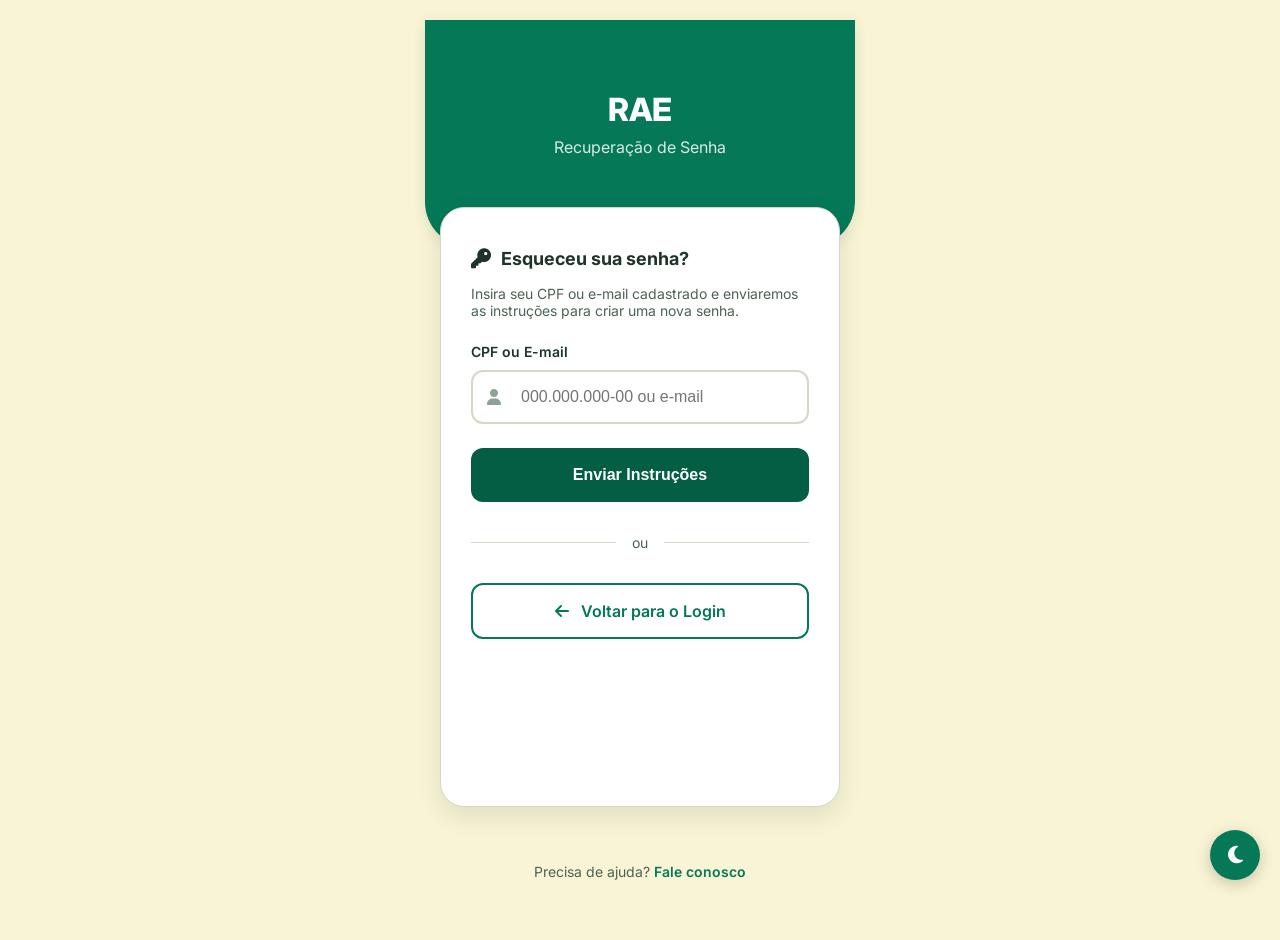
<file: forgot-password.html>
<!DOCTYPE html>
<html lang="pt-BR">
<head>
    <meta charset="UTF-8">
    <meta name="viewport" content="width=device-width, initial-scale=1.0">
    <title>Recuperar Senha - RAE</title>
    <link rel="stylesheet" href="style.css">
    <link rel="preconnect" href="https://fonts.googleapis.com">
    <link rel="preconnect" href="https://fonts.gstatic.com" crossorigin>
    <link href="https://fonts.googleapis.com/css2?family=Inter:wght@400;500;600;700;800&display=swap" rel="stylesheet">
    <link rel="stylesheet" href="https://cdnjs.cloudflare.com/ajax/libs/font-awesome/6.5.2/css/all.min.css">
</head>
<body>
    <div class="login-container">
        <header class="login-header">
            <div class="header-content">
                <h1>RAE</h1>
                <p>Recuperação de Senha</p>
            </div>
        </header>

        <main class="login-main">
            <div class="login-form">
                <div class="section-header">
                    <i class="fas fa-key"></i>
                    <h2>Esqueceu sua senha?</h2>
                </div>
                <p style="margin-bottom: 24px; font-size: 14px; color: var(--text-muted);">Insira seu CPF ou e-mail cadastrado e enviaremos as instruções para criar uma nova senha.</p>
                
                <form id="forgotPasswordForm" novalidate>
                    <div id="forgotMessageContainer" class="message-banner" style="display: none; margin-bottom: 20px;"></div>
                    <div class="form-group">
                        <label for="recovery-id">CPF ou E-mail</label>
                        <div class="input-wrapper">
                            <i class="fas fa-user" aria-hidden="true"></i>
                            <input 
                                type="text" 
                                id="recovery-id" 
                                name="recovery-id"
                                placeholder="000.000.000-00 ou e-mail" 
                                required
                            >
                        </div>
                    </div>

                    <button type="submit" class="btn-login">
                        <span class="btn-text">Enviar Instruções</span>
                    </button>
                </form>

                <div class="divider">
                    <span>ou</span>
                </div>

                <a href="login.html" class="btn-gov" style="text-decoration: none;">
                    <i class="fas fa-arrow-left"></i>
                    Voltar para o Login
                </a>
            </div>

            <footer class="login-footer">
                <p>Precisa de ajuda? <a href="#">Fale conosco</a></p>
            </footer>
        </main>
    </div>
    <script src="script.js"></script>
    <div class="theme-toggle">
        <button id="themeToggleBtn" class="btn-theme" aria-label="Alternar modo claro/escuro">
            <i class="fas fa-moon"></i>
        </button>
    </div>
</body>
</html>
</file>
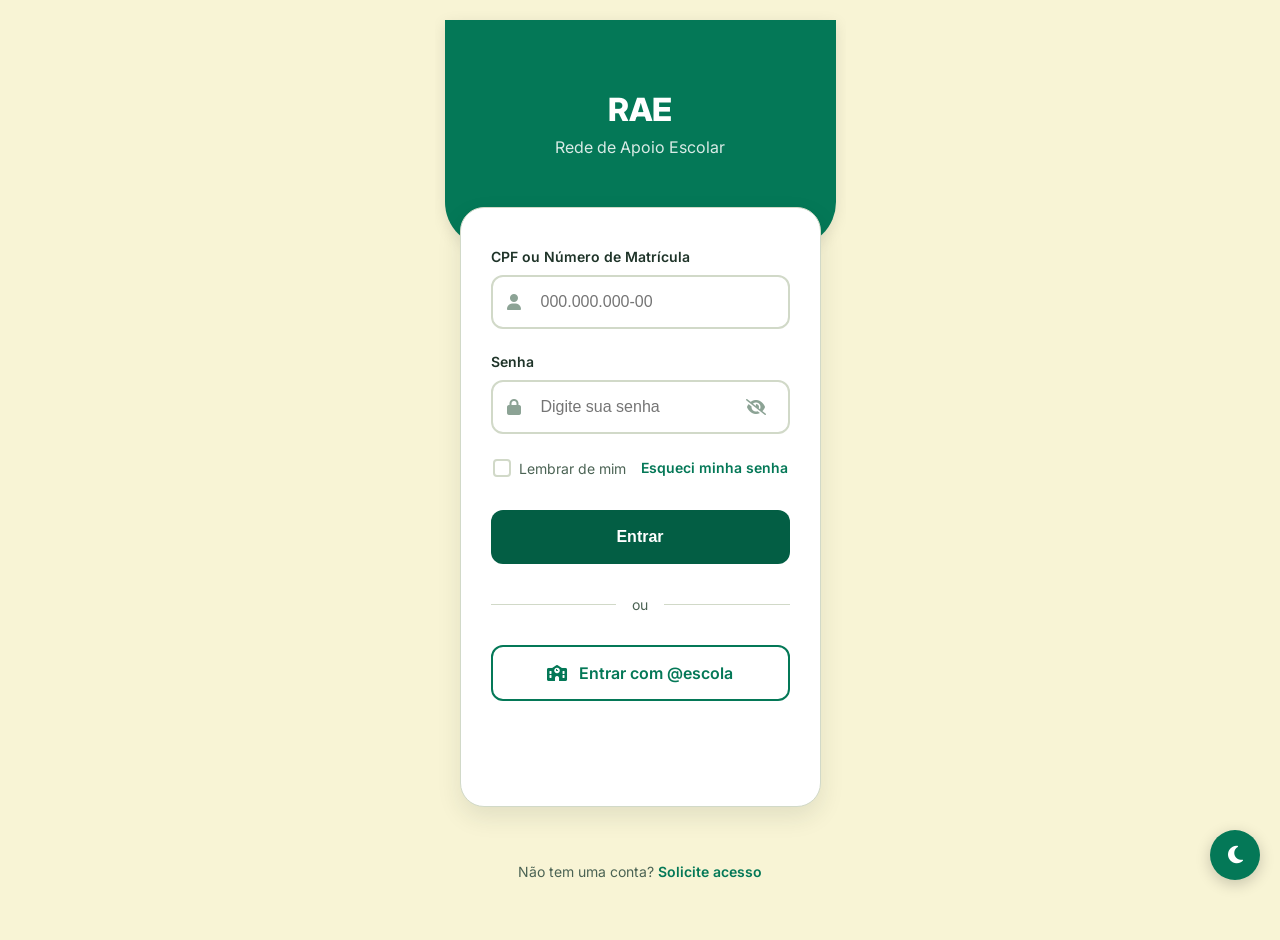
<file: login.html>
<!DOCTYPE html>
<html lang="pt-BR">
<head>
    <meta charset="UTF-8">
    <meta name="viewport" content="width=device-width, initial-scale=1.0">
    <title>RAE - Rede de Apoio Escolar</title>
    <link rel="stylesheet" href="style.css">
    <link rel="preconnect" href="https://fonts.googleapis.com">
    <link rel="preconnect" href="https://fonts.gstatic.com" crossorigin>
    <link href="https://fonts.googleapis.com/css2?family=Inter:wght@400;500;600;700;800&display=swap" rel="stylesheet">
    <link rel="stylesheet" href="https://cdnjs.cloudflare.com/ajax/libs/font-awesome/6.5.2/css/all.min.css">
</head>
<body>
    <div class="login-container">
        <header class="login-header">
            <div class="header-content">
                <h1>RAE</h1>
                <p>Rede de Apoio Escolar</p>
            </div>
        </header>

        <main class="login-main">
            <form class="login-form" id="loginForm" novalidate>
                <div class="form-group">
                    <label for="user-id">CPF ou Número de Matrícula</label>
                    <div class="input-wrapper">
                        <i class="fas fa-user" aria-hidden="true"></i>
                        <input 
                            type="text" 
                            id="user-id" 
                            name="user-id"
                            placeholder="000.000.000-00" 
                            inputmode="numeric" 
                            autocomplete="username"
                            required
                            aria-required="true"
                        >
                    </div>
                    <span class="error-message" id="user-error">Por favor, insira um CPF ou matrícula válida.</span>
                </div>

                <div class="form-group">
                    <label for="password">Senha</label>
                    <div class="input-wrapper">
                        <i class="fas fa-lock" aria-hidden="true"></i>
                        <input 
                            type="password" 
                            id="password" 
                            name="password"
                            placeholder="Digite sua senha" 
                            autocomplete="current-password"
                            required
                            aria-required="true"
                        >
                        <i class="fas fa-eye-slash" id="togglePassword" role="button" aria-label="Mostrar senha" tabindex="0"></i>
                    </div>
                    <span class="error-message" id="password-error">A senha é obrigatória.</span>
                </div>

                <div class="form-options">
                    <label class="remember-me">
                        <input type="checkbox" id="remember">
                        <span>Lembrar de mim</span>
                    </label>
                    <a href="forgot-password.html" target="_blank" class="forgot-password">Esqueci minha senha</a>
                </div>

                <button type="submit" class="btn-login" id="submitBtn">
                    <span class="btn-text">Entrar</span>
                    <div class="loader"></div>
                </button>

                <div class="divider">
                    <span>ou</span>
                </div>

                <a href="#" class="btn-gov" aria-label="Entrar com a conta @escola" style="text-decoration: none;">
                    <i class="fas fa-school" aria-hidden="true"></i>
                    Entrar com @escola
                </a>
            </form>

            <footer class="login-footer">
                <p>Não tem uma conta? <a href="request-access.html" target="_blank">Solicite acesso</a></p>
            </footer>
        </main>
    </div>
    <script src="script.js"></script>
    <div class="theme-toggle">
        <button id="themeToggleBtn" class="btn-theme" aria-label="Alternar modo claro/escuro">
            <i class="fas fa-moon"></i>
        </button>
    </div>
</body>
</html>
</file>
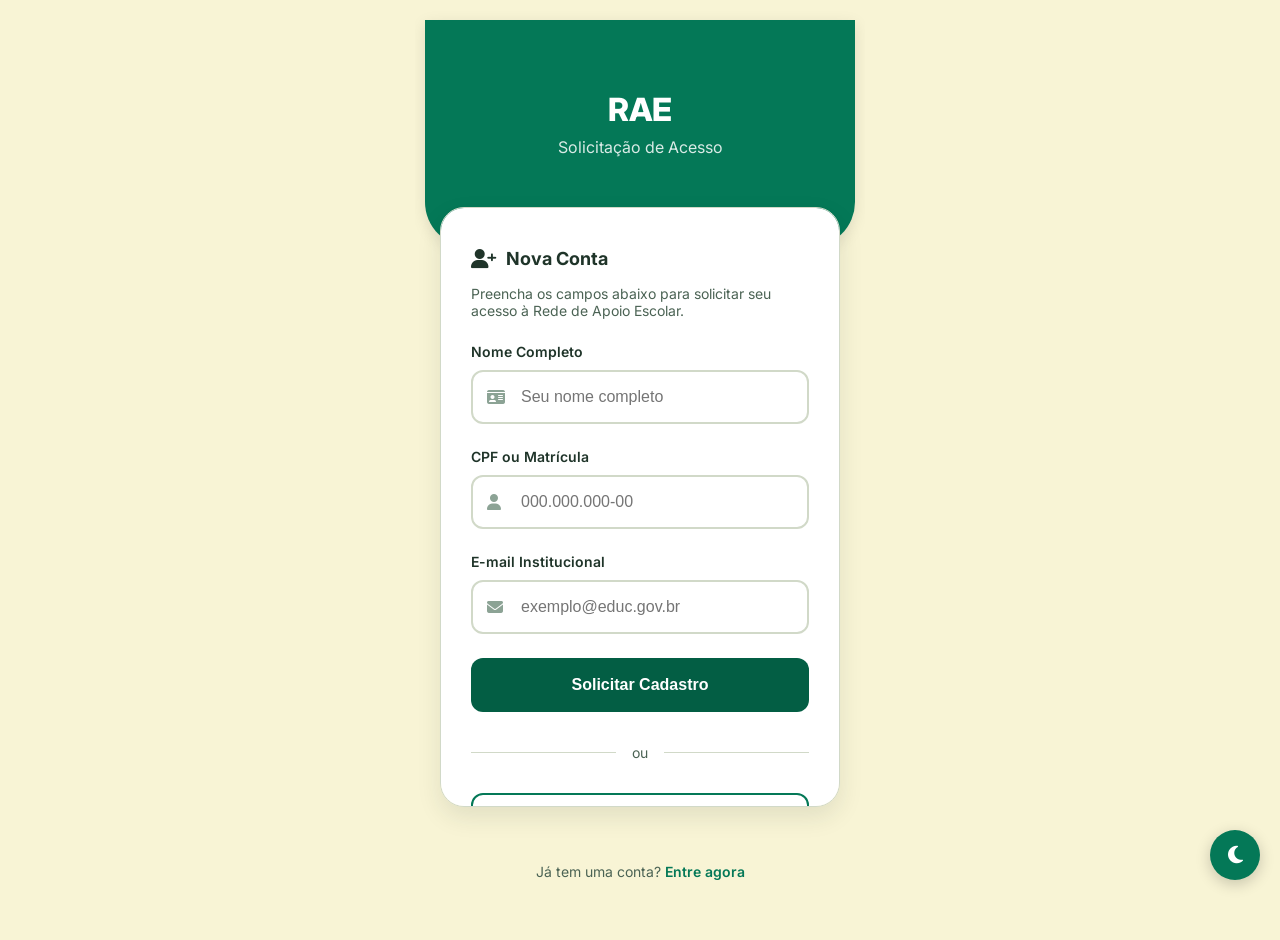
<file: request-access.html>
<!DOCTYPE html>
<html lang="pt-BR">
<head>
    <meta charset="UTF-8">
    <meta name="viewport" content="width=device-width, initial-scale=1.0">
    <title>Solicitar Acesso - RAE</title>
    <link rel="stylesheet" href="style.css">
    <link rel="preconnect" href="https://fonts.googleapis.com">
    <link rel="preconnect" href="https://fonts.gstatic.com" crossorigin>
    <link href="https://fonts.googleapis.com/css2?family=Inter:wght@400;500;600;700;800&display=swap" rel="stylesheet">
    <link rel="stylesheet" href="https://cdnjs.cloudflare.com/ajax/libs/font-awesome/6.5.2/css/all.min.css">
</head>
<body>
    <div class="login-container">
        <header class="login-header">
            <div class="header-content">
                <h1>RAE</h1>
                <p>Solicitação de Acesso</p>
            </div>
        </header>

        <main class="login-main">
            <div class="login-form">
                <div class="section-header">
                    <i class="fas fa-user-plus"></i>
                    <h2>Nova Conta</h2>
                </div>
                <p style="margin-bottom: 24px; font-size: 14px; color: var(--text-muted);">Preencha os campos abaixo para solicitar seu acesso à Rede de Apoio Escolar.</p>
                
                <form id="requestAccessForm" novalidate>
                    <div id="requestMessageContainer" class="message-banner" style="display: none; margin-bottom: 20px;"></div>
                    <div class="form-group">
                        <label for="full-name">Nome Completo</label>
                        <div class="input-wrapper">
                            <i class="fas fa-id-card" aria-hidden="true"></i>
                            <input 
                                type="text" 
                                id="full-name" 
                                name="full-name"
                                placeholder="Seu nome completo" 
                                required
                            >
                        </div>
                    </div>

                    <div class="form-group">
                        <label for="reg-id">CPF ou Matrícula</label>
                        <div class="input-wrapper">
                            <i class="fas fa-user" aria-hidden="true"></i>
                            <input 
                                type="text" 
                                id="reg-id" 
                                name="reg-id"
                                placeholder="000.000.000-00" 
                                required
                            >
                        </div>
                    </div>

                    <div class="form-group">
                        <label for="reg-email">E-mail Institucional</label>
                        <div class="input-wrapper">
                            <i class="fas fa-envelope" aria-hidden="true"></i>
                            <input 
                                type="email" 
                                id="reg-email" 
                                name="reg-email"
                                placeholder="exemplo@educ.gov.br" 
                                required
                            >
                        </div>
                    </div>

                    <button type="submit" class="btn-login">
                        <span class="btn-text">Solicitar Cadastro</span>
                    </button>
                </form>

                <div class="divider">
                    <span>ou</span>
                </div>

                <a href="login.html" class="btn-gov" style="text-decoration: none;">
                    <i class="fas fa-arrow-left"></i>
                    Voltar para o Login
                </a>
            </div>

            <footer class="login-footer">
                <p>Já tem uma conta? <a href="login.html">Entre agora</a></p>
            </footer>
        </main>
    </div>
    <script src="script.js"></script>
    <div class="theme-toggle">
        <button id="themeToggleBtn" class="btn-theme" aria-label="Alternar modo claro/escuro">
            <i class="fas fa-moon"></i>
        </button>
    </div>
</body>
</html>
</file>
<file: style.css>
/* Variáveis de Cores e Estilos - Nova Paleta */
:root {
    --primary-color: #047857;
    --primary-dark: #035e44;
    --primary-light: #7dd761;
    --accent-color: #ffdf00;
    --bg-color: #f8f4d5;
    --card-bg: #ffffff;
    --text-main: #1f3429;
    --text-muted: #4b6354;
    --text-placeholder: #8ca395;
    --border-color: #d1d9c8;
    --error-color: #dc2626;
    --success-color: #059669;
    --radius-header: 45px;
    --radius-card: 24px;
    --radius-input: 12px;
    --shadow-soft: 0 10px 25px rgba(31, 52, 41, 0.1);
    --transition-fast: 0.2s ease;
}

/* Modo Escuro (Baseado em Classe no HTML) */
html.dark-mode {
    --bg-color: #1f3429;
    --card-bg: #2a4438;
    --text-main: #f8f4d5;
    --text-muted: #a3b89a;
    --text-placeholder: #5c7568;
    --border-color: #3d5a4b;
    --shadow-soft: 0 10px 25px rgba(0, 0, 0, 0.3);
    --primary-light: rgba(125, 215, 97, 0.1);
}

html.dark-mode body {
    background-color: var(--bg-color);
}

html.dark-mode .login-header, 
html.dark-mode .dashboard-header {
    background-color: #2a4438;
    border-bottom: 1px solid var(--border-color);
}

html.dark-mode .btn-login {
    background-color: var(--primary-color);
}

html.dark-mode .btn-gov {
    border-color: var(--primary-color);
    color: var(--primary-color);
    background-color: transparent;
}

html.dark-mode .summary-card,
html.dark-mode .menu-card,
html.dark-mode .info-item {
    background-color: #345245;
}

html.dark-mode .menu-card.active {
    border-color: var(--accent-color);
}

html.dark-mode .tab-btn.active {
    background-color: var(--primary-color);
}

/* Botão de Alternar Tema */
.theme-toggle {
    position: fixed;
    bottom: 20px;
    right: 20px;
    z-index: 1000;
}

.btn-theme {
    width: 50px;
    height: 50px;
    border-radius: 50%;
    border: none;
    background-color: var(--primary-color);
    color: white;
    cursor: pointer;
    box-shadow: 0 4px 15px rgba(0, 0, 0, 0.2);
    display: flex;
    align-items: center;
    justify-content: center;
    font-size: 20px;
    transition: transform 0.2s, background-color 0.2s;
}

.btn-theme:hover {
    transform: scale(1.1);
    background-color: var(--primary-dark);
}

/* Reset e Base */
* {
    margin: 0;
    padding: 0;
    box-sizing: border-box;
}

body, html {
    font-family: 'Inter', sans-serif;
    background-color: var(--bg-color);
    color: var(--text-main);
    min-height: 100vh;
    overflow-x: hidden;
    transition: background-color var(--transition-fast);
    display: flex;
    justify-content: center;
    align-items: center; /* Centraliza verticalmente por padrão */
}

/* Estilo para alinhar login ao topo se necessário, mas manter dashboard centrado */
.dashboard-body {
    display: flex;
    justify-content: center;
    align-items: center;
}

/* Container Principal com animação de entrada */
.login-container, .dashboard-container {
    width: 100%;
    max-width: 420px;
    margin: 20px auto;
    display: flex;
    flex-direction: column;
    animation: fadeIn 0.6s ease-out;
    box-sizing: border-box;
    padding: 0 10px; /* Pequeno respiro nas bordas em mobile */
}

/* Suporte para Desktop (PC) */
@media (min-width: 768px) {
    .login-container, .dashboard-container {
        max-width: 420px; 
    }

    .login-form, .tab-pane {
        height: 600px !important; 
        padding: 40px 30px !important;
        width: 100% !important;
    }

    /* Ajustes para a nova largura */
    .home-grid {
        display: flex !important;
        flex-direction: column;
        gap: 15px !important;
    }

    .info-banner {
        grid-column: auto;
    }

    .menu-grid {
        display: flex !important;
        flex-direction: column;
        gap: 12px !important;
    }

    .tabs-nav {
        max-width: 420px !important;
        padding: 8px !important;
    }

    .tab-btn {
        flex-direction: column !important; /* Mantém ícone acima do texto no PC */
        gap: 4px !important;
        font-size: 12px !important;
        padding: 10px !important;
    }

    .tab-btn i {
        font-size: 16px !important;
    }

    .profile-info-list {
        display: flex !important;
        flex-direction: column !important;
        gap: 12px !important;
    }

    /* Ajuste para o login no PC */
    .login-container {
        max-width: 450px;
    }
}

@keyframes fadeIn {
    from { opacity: 0; transform: translateY(10px); }
    to { opacity: 1; transform: translateY(0); }
}

/* Cabeçalho */
.login-header, .dashboard-header {
    background-color: var(--primary-color);
    color: #ffffff;
    padding: 70px 20px 90px 20px;
    text-align: center;
    border-bottom-left-radius: var(--radius-header);
    border-bottom-right-radius: var(--radius-header);
    box-shadow: 0 4px 15px rgba(0, 0, 0, 0.1);
    position: relative;
    z-index: 5;
}

.login-header h1, .dashboard-header h1 {
    font-size: 32px;
    font-weight: 800;
    margin-bottom: 8px;
    letter-spacing: -0.5px;
}

.login-header p, .dashboard-header p {
    font-size: 16px;
    font-weight: 400;
    color: rgba(255, 255, 255, 0.85);
}

/* Logout Button */
.btn-logout {
    position: absolute;
    top: 20px;
    right: 20px;
    background: rgba(255, 255, 255, 0.2);
    border: none;
    color: white;
    width: 40px;
    height: 40px;
    border-radius: 50%;
    cursor: pointer;
    display: flex;
    align-items: center;
    justify-content: center;
    transition: background 0.2s;
}

.btn-logout:hover {
    background: rgba(255, 255, 255, 0.3);
}

/* Área Central */
.login-main, .dashboard-main {
    padding: 0 15px 40px;
    margin-top: -40px;
    position: relative;
    z-index: 10;
    display: flex;
    flex-direction: column;
    align-items: center;
    width: 100%;
    box-sizing: border-box;
}

/* Navegação por Abas (Horizontal Scrollable) */
.tabs-nav {
    display: flex;
    background-color: var(--card-bg);
    padding: 8px;
    border-radius: 16px;
    margin-bottom: 24px;
    box-shadow: var(--shadow-soft);
    border: 1px solid var(--border-color);
    width: 100%;
    max-width: 420px;
    overflow-x: auto;
    overflow-y: hidden;
    gap: 8px;
    scrollbar-width: thin; /* Firefox: barra fina */
    scrollbar-color: var(--primary-color) var(--bg-color); /* Firefox */
    -ms-overflow-style: auto;
}

/* Estilização da barra de rolagem (Chrome, Safari, Edge) */
.tabs-nav::-webkit-scrollbar {
    height: 6px; /* Barra horizontal fina */
}

.tabs-nav::-webkit-scrollbar-track {
    background: var(--bg-color);
    border-radius: 10px;
}

.tabs-nav::-webkit-scrollbar-thumb {
    background: var(--primary-light);
    border-radius: 10px;
    border: 1px solid var(--border-color);
}

.tabs-nav::-webkit-scrollbar-thumb:hover {
    background: var(--primary-color);
}

.tab-btn {
    flex: 0 0 85px; /* Não permite encolher nem crescer, largura fixa de 85px */
    display: flex;
    flex-direction: column;
    align-items: center;
    justify-content: center;
    gap: 4px;
    padding: 10px 5px;
    border: none;
    background: transparent;
    color: var(--text-muted);
    font-size: 11px;
    font-weight: 600;
    cursor: pointer;
    border-radius: 12px;
    transition: all 0.2s;
}

.tab-btn i {
    font-size: 16px;
}

.tab-btn.active {
    background-color: var(--primary-color);
    color: white;
    box-shadow: 0 4px 10px rgba(0, 51, 153, 0.2);
}

/* Estilos da Tela de Início (Home) */
.home-grid {
    display: flex;
    flex-direction: column;
    gap: 16px;
}

.summary-card {
    display: flex;
    align-items: center;
    gap: 16px;
    padding: 20px;
    background-color: var(--bg-color);
    border-radius: 16px;
    border: 1px solid var(--border-color);
    transition: transform 0.2s;
}

.summary-card:hover {
    transform: translateY(-2px);
}

.summary-card i {
    font-size: 24px;
    color: var(--primary-color);
    background: var(--primary-light);
    width: 50px;
    height: 50px;
    display: flex;
    align-items: center;
    justify-content: center;
    border-radius: 12px;
}

.summary-card h3 {
    font-size: 14px;
    color: var(--text-muted);
    margin-bottom: 4px;
}

.summary-card p {
    font-size: 15px;
    font-weight: 700;
    color: var(--text-main);
}

.info-banner {
    display: flex;
    align-items: center;
    gap: 12px;
    padding: 16px;
    background: linear-gradient(135deg, var(--primary-color), var(--primary-dark));
    color: white;
    border-radius: 16px;
    font-size: 14px;
}

.info-banner i {
    font-size: 20px;
}

/* Estilos do Card de Frequência */
.progress-bar-container {
    display: flex;
    align-items: center;
    gap: 10px;
    width: 100%;
}

.progress-bar {
    flex: 1;
    height: 12px;
    background-color: var(--border-color);
    border-radius: 6px;
    overflow: hidden;
}

.progress-bar-fill {
    width: 95%; /* Exemplo */
    height: 100%;
    background-color: var(--success-color);
    border-radius: 6px;
    transition: width 0.5s ease-out;
}

.progress-label {
    font-size: 14px;
    font-weight: 700;
    color: var(--text-main);
}

/* Estilos da Aba de Perfil */
.profile-container {
    display: flex;
    flex-direction: column;
    align-items: stretch; /* Mudado de center para stretch para evitar compressão */
    gap: 24px;
    width: 100%;
}

.profile-header {
    text-align: center;
    width: 100%;
}

.profile-avatar {
    width: 100px;
    height: 100px;
    background-color: var(--primary-light);
    color: var(--primary-color);
    border-radius: 50%;
    display: flex;
    align-items: center;
    justify-content: center;
    font-size: 40px;
    margin: 0 auto 16px;
    border: 4px solid var(--card-bg);
    box-shadow: var(--shadow-soft);
}

.profile-header h3 {
    font-size: 20px;
    font-weight: 700;
    margin-bottom: 4px;
}

.profile-header p {
    font-size: 14px;
    color: var(--text-muted);
}

.profile-info-list {
    width: 100%;
    display: flex;
    flex-direction: column;
    gap: 12px;
}

.info-item {
    display: flex;
    justify-content: space-between;
    padding: 14px;
    background-color: var(--bg-color);
    border-radius: 12px;
    font-size: 14px;
}

.info-label {
    color: var(--text-muted);
    font-weight: 600;
}

.info-value {
    color: var(--text-main);
    font-weight: 700;
}

.status-active {
    color: var(--success-color);
}

.btn-edit-profile {
    width: 100%;
    padding: 14px;
    background-color: transparent;
    color: var(--primary-color);
    border: 2px solid var(--primary-color);
    border-radius: 12px;
    font-size: 15px;
    font-weight: 700;
    cursor: pointer;
    display: flex;
    align-items: center;
    justify-content: center;
    gap: 8px;
    transition: all 0.2s;
}

.btn-edit-profile:hover {
    background-color: var(--primary-light);
}

/* Estilo para lista de escolas do professor */
.schools-list {
    flex-direction: column;
    align-items: flex-start !important;
}

#teacherSchools {
    display: flex;
    flex-direction: column;
    gap: 4px;
    margin-top: 4px;
}

/* Modal de Edição */
.modal-overlay {
    position: fixed;
    top: 0;
    left: 0;
    width: 100%;
    height: 100%;
    background-color: rgba(0, 0, 0, 0.5);
    display: none; /* Escondido por padrão */
    justify-content: center;
    align-items: center;
    z-index: 1000;
    backdrop-filter: blur(4px);
    animation: fadeIn 0.3s ease;
}

.modal-overlay.active {
    display: flex;
}

.modal-card {
    background-color: var(--card-bg);
    width: 90%;
    max-width: 400px;
    border-radius: 24px;
    padding: 24px;
    box-shadow: 0 20px 40px rgba(0, 0, 0, 0.2);
    animation: slideUp 0.3s ease;
}

@keyframes slideUp {
    from { transform: translateY(20px); opacity: 0; }
    to { transform: translateY(0); opacity: 1; }
}

.modal-header {
    display: flex;
    justify-content: space-between;
    align-items: center;
    margin-bottom: 24px;
}

.modal-header h2 {
    font-size: 20px;
    font-weight: 700;
    color: var(--text-main);
}

.btn-close-modal {
    background: none;
    border: none;
    font-size: 28px;
    color: var(--text-muted);
    cursor: pointer;
    line-height: 1;
}

.modal-form .form-group {
    margin-bottom: 16px;
}

.modal-form label {
    display: block;
    font-size: 14px;
    font-weight: 600;
    color: var(--text-muted);
    margin-bottom: 6px;
}

.modal-form input {
    width: 100%;
    padding: 12px 16px;
    border: 2px solid var(--border-color);
    border-radius: 12px;
    background: var(--bg-color);
    color: var(--text-main);
    font-size: 14px;
}

.modal-form input:focus {
    outline: none;
    border-color: var(--primary-color);
}

.modal-actions {
    margin-top: 24px;
}

.btn-save-profile {
    width: 100%;
    padding: 16px;
    background-color: var(--primary-color);
    color: white;
    border: none;
    border-radius: 12px;
    font-size: 16px;
    font-weight: 700;
    cursor: pointer;
    transition: background 0.2s;
}

.btn-save-profile:hover {
    background-color: var(--primary-dark);
}

/* Container de Abas e Conteúdo */
.tab-content {
    width: 100%;
    display: flex;
    flex-direction: column;
    align-items: center;
}

/* Formulário e Abas Individuais - Padronização Radical de Largura e Altura */
.login-form, .tab-pane {
    background-color: var(--card-bg);
    border-radius: var(--radius-card);
    padding: 36px 20px;
    box-shadow: var(--shadow-soft);
    border: 1px solid var(--border-color);
    margin-bottom: 24px;
    width: 100% !important; 
    height: 600px !important; 
    min-height: 600px;
    display: flex; /* Forçado para que todas as abas tenham o mesmo comportamento base */
    flex-direction: column;
    overflow-y: auto;
    overflow-x: hidden;
    scrollbar-width: none;
    -ms-overflow-style: none;
    box-sizing: border-box;
    flex-shrink: 0;
}

/* Esconde as abas inativas mantendo a estrutura */
.tab-pane:not(.active) {
    display: none !important;
}

.tab-pane.active {
    display: flex !important;
}

/* Diferenciação de Display */
.login-form {
    display: flex;
    justify-content: flex-start;
}

.tab-pane {
    display: none; 
    justify-content: flex-start;
    align-items: stretch; /* Garante que o conteúdo estique até a borda */
}

.tab-pane.active {
    display: flex;
}

/* Grids e Containers Internos do Dashboard */
.home-grid, .menu-grid, .todo-container, .profile-container, .todo-form, .todo-list, .profile-info-list {
    width: 100% !important;
    min-width: 100%; /* Força a largura total do card */
    display: flex;
    flex-direction: column;
    align-items: stretch; /* Garante que os itens internos não se comprimam ao centro */
    gap: 16px;
    padding-bottom: 20px;
    box-sizing: border-box;
}

.section-header {
    width: 100%;
    margin-bottom: 16px;
    display: flex;
    align-items: center;
    gap: 10px;
}

/* Itens que DEVEM preencher o espaço lateral */
.summary-card, .menu-card, .todo-item, .info-item, .btn-edit-profile, .todo-form input, .btn-login, .btn-gov {
    width: 100% !important;
    box-sizing: border-box;
}

.section-header i {
    font-size: 20px;
}

.section-header h2 {
    font-size: 18px;
    font-weight: 700;
    color: var(--text-main);
}

/* Grid de Cardápio */
.menu-grid {
    display: flex;
    flex-direction: column;
    gap: 12px;
}

.menu-card {
    background-color: var(--bg-color);
    padding: 16px;
    border-radius: 16px;
    border: 1px solid var(--border-color);
}

.menu-card .day {
    font-size: 12px;
    font-weight: 700;
    color: var(--primary-color);
    text-transform: uppercase;
    display: block;
    margin-bottom: 4px;
}

.menu-card .meal {
    font-size: 14px;
    color: var(--text-main);
}

.menu-card.active {
    border-color: var(--primary-color);
    background-color: var(--primary-light);
}

/* Lista de Afazeres (Todo) */
.todo-form {
    display: flex;
    gap: 10px;
    margin-bottom: 20px;
}

.todo-form input {
    flex: 1;
    padding: 12px 16px;
    border: 2px solid var(--border-color);
    border-radius: 12px;
    background: transparent;
    color: var(--text-main);
    font-size: 14px;
}

.todo-form input:focus {
    outline: none;
    border-color: var(--primary-color);
}

.btn-add-todo {
    background-color: var(--primary-color);
    color: white;
    border: none;
    width: 44px;
    height: 44px;
    border-radius: 12px;
    cursor: pointer;
    display: flex;
    align-items: center;
    justify-content: center;
    transition: background 0.2s;
}

.btn-add-todo:hover {
    background-color: var(--primary-dark);
}

.todo-list {
    list-style: none;
}

.todo-item {
    display: flex;
    align-items: center;
    gap: 12px;
    padding: 12px;
    border-bottom: 1px solid var(--border-color);
    animation: slideIn 0.3s ease-out;
}

@keyframes slideIn {
    from { opacity: 0; transform: translateX(-10px); }
    to { opacity: 1; transform: translateX(0); }
}

.todo-item:last-child {
    border-bottom: none;
}

.todo-item input[type="checkbox"] {
    appearance: none;
    width: 20px;
    height: 20px;
    border: 2px solid var(--border-color);
    border-radius: 6px;
    cursor: pointer;
    position: relative;
    transition: all 0.2s;
}

.todo-item input[type="checkbox"]:checked {
    background-color: var(--success-color);
    border-color: var(--success-color);
}

.todo-item input[type="checkbox"]:checked::after {
    content: '\f00c';
    font-family: 'Font Awesome 6 Free';
    font-weight: 900;
    font-size: 10px;
    color: white;
    position: absolute;
    top: 50%;
    left: 50%;
    transform: translate(-50%, -50%);
}

.todo-item span {
    flex: 1;
    font-size: 14px;
}

.todo-item.completed span {
    text-decoration: line-through;
    color: var(--text-muted);
}

.btn-delete-todo {
    color: var(--text-placeholder);
    background: none;
    border: none;
    cursor: pointer;
    padding: 8px;
    transition: color 0.2s;
}

.btn-delete-todo:hover {
    color: var(--error-color);
}

/* LOGIN FORM STYLES (Existing) */
.form-group {
    margin-bottom: 24px;
}

.form-group label {
    display: block;
    font-size: 14px;
    font-weight: 600;
    color: var(--text-main);
    margin-bottom: 10px;
}

.input-wrapper {
    position: relative;
    display: flex;
    align-items: center;
}

.input-wrapper i {
    position: absolute;
    left: 16px;
    color: var(--text-placeholder);
    transition: color var(--transition-fast);
}

.input-wrapper input {
    width: 100%;
    padding: 16px 16px 16px 48px;
    border: 2px solid var(--border-color);
    background-color: transparent;
    border-radius: var(--radius-input);
    font-size: 16px;
    color: var(--text-main);
    transition: all var(--transition-fast);
}

.input-wrapper input:focus {
    outline: none;
    border-color: var(--primary-color);
    box-shadow: 0 0 0 4px rgba(0, 51, 153, 0.15);
}

#togglePassword {
    position: absolute;
    right: 16px;
    cursor: pointer;
    color: var(--text-placeholder);
    left: auto;
    padding: 8px;
    border-radius: 50%;
}

/* Opções Extras (Lembrar-me e Esqueci minha senha) */
.form-options {
    display: flex;
    justify-content: space-between;
    align-items: center; /* Nivelamento horizontal perfeito */
    margin-bottom: 32px;
    width: 100%;
    gap: 15px;
    padding: 0 2px; /* Pequeno ajuste para alinhar com os inputs acima */
}

.remember-me {
    display: inline-flex;
    align-items: center;
    gap: 8px;
    font-size: 14px;
    color: var(--text-muted);
    cursor: pointer;
    user-select: none;
    transition: color var(--transition-fast);
    flex-shrink: 0;
    margin: 0;
    height: 20px; /* Altura fixa para nivelar com o link */
}

.remember-me:hover {
    color: var(--text-main);
}

.remember-me input {
    appearance: none;
    width: 18px;
    height: 18px;
    border: 2px solid var(--border-color);
    border-radius: 4px;
    background-color: transparent;
    cursor: pointer;
    position: relative;
    transition: all var(--transition-fast);
    flex-shrink: 0;
    margin: 0; /* Remove margens que desalinhariam */
}

.remember-me input:checked {
    background-color: var(--primary-color);
    border-color: var(--primary-color);
}

.remember-me input:checked::after {
    content: '\f00c';
    font-family: 'Font Awesome 6 Free';
    font-weight: 900;
    font-size: 10px;
    color: white;
    position: absolute;
    top: 50%;
    left: 50%;
    transform: translate(-50%, -50%);
}

.remember-me input:focus {
    outline: none;
    box-shadow: 0 0 0 3px var(--primary-light);
}

/* Link "Esqueci minha senha" */
.forgot-password {
    font-size: 14px;
    color: var(--primary-color);
    text-decoration: none;
    font-weight: 600;
    transition: all var(--transition-fast);
    border-bottom: 1px solid transparent;
    text-align: right;
    white-space: nowrap;
    display: inline-flex;
    align-items: center;
    height: 20px; /* Mesma altura fixa do Lembrar-me */
}

.btn-login {
    width: 100%;
    padding: 18px;
    background-color: var(--primary-dark);
    color: #ffffff;
    border: none;
    border-radius: var(--radius-input);
    font-size: 16px;
    font-weight: 700;
    cursor: pointer;
    display: flex;
    align-items: center;
    justify-content: center;
    gap: 10px;
}

.loader {
    width: 18px;
    height: 18px;
    border: 3px solid #ffffff;
    border-bottom-color: transparent;
    border-radius: 50%;
    display: none;
    animation: rotation 1s linear infinite;
}

@keyframes rotation {
    0% { transform: rotate(0deg); }
    100% { transform: rotate(360deg); }
}

.divider {
    display: flex;
    align-items: center;
    text-align: center;
    margin: 32px 0;
}

.divider::before, .divider::after {
    content: '';
    flex: 1;
    border-bottom: 1px solid var(--border-color);
}

.divider span {
    padding: 0 16px;
    font-size: 14px;
    color: var(--text-muted);
}

.btn-gov {
    width: 100%;
    padding: 16px;
    background-color: var(--card-bg);
    color: var(--primary-color);
    border: 2px solid var(--primary-color);
    border-radius: var(--radius-input);
    font-size: 16px;
    font-weight: 600;
    cursor: pointer;
    display: flex;
    align-items: center;
    justify-content: center;
    gap: 12px;
}

.login-footer {
    text-align: center;
    margin-top: 32px;
    font-size: 14px;
    color: var(--text-muted);
}

.login-footer a {
    color: var(--primary-color);
    text-decoration: none;
    font-weight: 600;
}

.error-message {
    color: #dc2626;
    font-size: 11px;
    font-weight: 600;
    margin-top: 6px;
    display: none;
    align-items: center;
    gap: 6px;
    animation: fadeIn 0.2s ease;
}

.error-message::before {
    content: '\f06a';
    font-family: 'Font Awesome 6 Free';
    font-weight: 900;
}

html.dark-mode .error-message {
    color: #f87171;
}

.input-error {
    border-color: var(--error-color) !important;
}

/* Banners de Mensagem */
.message-banner {
    padding: 16px 20px;
    border-radius: 16px;
    font-size: 15px;
    font-weight: 600;
    line-height: 1.5;
    animation: slideInDown 0.4s cubic-bezier(0.18, 0.89, 0.32, 1.28);
    width: 100%;
    box-sizing: border-box;
    display: flex;
    align-items: center;
    gap: 12px;
    box-shadow: 0 4px 12px rgba(0, 0, 0, 0.1);
}

@keyframes slideInDown {
    from { opacity: 0; transform: translateY(-20px); }
    to { opacity: 1; transform: translateY(0); }
}

.message-banner i {
    font-size: 20px;
    flex-shrink: 0;
}

.message-banner.success {
    background-color: #dcfce7;
    color: #166534;
    border: 1px solid #b9fbc0;
}

/* Edit Avatar Styles */
.edit-avatar-preview {
    width: 100px;
    height: 100px;
    margin: 0 auto;
    background-color: var(--bg-color);
    border-radius: 50%;
    display: flex;
    align-items: center;
    justify-content: center;
    overflow: hidden;
    box-shadow: var(--shadow-soft);
    position: relative;
}

/* Estilos para a Aba de Faltas - Organização por Turno e Ano */
.shift-block {
    background: var(--card-bg);
    border-radius: var(--radius-card);
    padding: 15px;
    border: 1px solid var(--border-color);
    box-shadow: var(--shadow-soft);
}

.shift-title {
    font-size: 16px;
    color: var(--primary-color);
    margin-bottom: 15px;
    display: flex;
    align-items: center;
    gap: 8px;
    border-bottom: 2px solid var(--primary-light);
    padding-bottom: 8px;
}

.absences-grid-years {
    display: grid;
    grid-template-columns: repeat(3, 1fr);
    gap: 12px;
}

.year-column h4 {
    font-size: 13px;
    color: var(--text-muted);
    margin-bottom: 8px;
    text-align: center;
    text-transform: uppercase;
    letter-spacing: 0.5px;
}

.class-list {
    display: flex;
    flex-direction: column;
    gap: 8px;
}

.class-card {
    appearance: none;
    -webkit-appearance: none;
    font-family: inherit;
}

.clickable-class, .clickable-library-class {
    background: var(--card-bg);
    padding: 15px;
    border-radius: var(--radius-input);
    text-align: center;
    border: 1px solid var(--border-color);
    color: var(--text-main);
    cursor: pointer;
    transition: all 0.2s ease;
    display: flex;
    align-items: center;
    justify-content: center;
    font-weight: 700;
}

html.dark-mode .clickable-class, html.dark-mode .clickable-library-class {
    color: #e2e8f0;
}

.clickable-class:hover, .clickable-library-class:hover {
    border-color: var(--primary-color);
    transform: translateY(-2px);
    box-shadow: var(--shadow-soft);
}

.student-item {
    background: var(--card-bg);
    padding: 14px;
    border-radius: var(--radius-input);
    border: 1px solid var(--border-color);
    display: flex;
    flex-direction: column;
    gap: 10px;
}

.student-info {
    display: flex;
    align-items: center;
    gap: 15px;
}

.student-number {
    width: 30px;
    height: 30px;
    background-color: var(--primary-light);
    color: var(--primary-color);
    border-radius: 8px;
    display: flex;
    align-items: center;
    justify-content: center;
    font-weight: 800;
    font-size: 14px;
    flex-shrink: 0;
    border: 1px solid var(--primary-color);
    box-shadow: 0 2px 4px rgba(0, 0, 0, 0.05);
}

html.dark-mode .student-number {
    background-color: rgba(37, 99, 235, 0.15);
    color: #60a5fa;
    border-color: #2563eb;
}

.student-name {
    font-weight: 600;
    font-size: 15px;
}

.student-controls {
    display: flex;
    gap: 8px;
    flex-wrap: wrap;
}

.btn-status {
    flex: 1;
    padding: 8px 12px;
    border-radius: 8px;
    border: 1px solid var(--border-color);
    background: var(--bg-color);
    font-size: 12px;
    font-weight: 600;
    color: var(--text-main);
    cursor: pointer;
    transition: all 0.2s ease;
    display: flex;
    align-items: center;
    justify-content: center;
    gap: 5px;
}

html.dark-mode .btn-status {
    color: #e2e8f0;
    border-color: rgba(255, 255, 255, 0.1);
}

.btn-status.absent.active {
    background-color: #fef2f2;
    color: #dc2626;
    border-color: #ef4444;
}

.btn-status.second-period.active {
    background-color: #eff6ff;
    color: #2563eb;
    border-color: #3b82f6;
}

.btn-status.present.active {
    background-color: #dcfce7;
    color: #166534;
    border-color: #10b981;
}

html.dark-mode .btn-status.absent.active {
    background-color: rgba(239, 68, 68, 0.15);
    color: #f87171;
    border-color: #f87171;
}

html.dark-mode .btn-status.second-period.active {
    background-color: rgba(59, 130, 246, 0.15);
    color: #60a5fa;
    border-color: #60a5fa;
}

html.dark-mode .btn-status.present.active {
    background-color: rgba(16, 185, 129, 0.15);
    color: #34d399;
    border-color: #34d399;
}

.btn-back:hover {
    transform: translateX(-3px);
}

/* --- NOVO DESIGN DA BIBLIOTECA (PROFISSIONAL) --- */
.library-header-ui {
    background: linear-gradient(135deg, #2563eb, #1e40af);
    color: white;
    padding: 30px 20px;
    border-radius: 20px;
    margin-bottom: 25px;
    box-shadow: 0 10px 20px rgba(37, 99, 235, 0.2);
}

.lib-header-content h2 {
    font-size: 24px;
    font-weight: 800;
    margin-bottom: 5px;
    display: flex;
    align-items: center;
    gap: 12px;
}

.lib-header-content p {
    font-size: 14px;
    opacity: 0.9;
}

.library-search-container {
    margin-bottom: 25px;
}

.lib-search-box {
    position: relative;
    display: flex;
    align-items: center;
}

.lib-search-box i {
    position: absolute;
    left: 18px;
    color: #2563eb;
    font-size: 18px;
}

.lib-search-box input {
    width: 100%;
    padding: 16px 20px 16px 55px;
    border: 2px solid #e2e8f0;
    border-radius: 16px;
    font-size: 15px;
    font-weight: 500;
    transition: all 0.3s ease;
    background: var(--card-bg);
    color: var(--text-main);
}

.lib-search-box input:focus {
    outline: none;
    border-color: #2563eb;
    box-shadow: 0 0 0 5px rgba(37, 99, 235, 0.1);
}

/* ---------------------------------------------------------
   SISTEMA DE BIBLIOTECA - REESTRUTURADO
   --------------------------------------------------------- */
.library-header-ui {
    background: linear-gradient(135deg, var(--primary-color) 0%, #065f46 100%);
    padding: 30px;
    border-radius: 20px;
    margin-bottom: 24px;
    color: white;
    box-shadow: 0 10px 25px rgba(4, 120, 87, 0.2);
}

.lib-header-content h2 {
    font-size: 24px;
    font-weight: 800;
    margin-bottom: 6px;
}

.lib-header-content p {
    font-size: 15px;
    opacity: 0.9;
}

.lib-panel-header {
    display: flex;
    align-items: center;
    gap: 15px;
    margin-bottom: 25px;
}

.lib-btn-back {
    background: #f1f5f9;
    border: none;
    padding: 10px 15px;
    border-radius: 12px;
    color: #475569;
    font-weight: 700;
    font-size: 14px;
    cursor: pointer;
    transition: all 0.2s;
}

.lib-btn-back:hover {
    background: #e2e8f0;
    color: #1e293b;
}

.library-student-list {
    display: flex;
    flex-direction: column;
    gap: 15px;
}

/* Estilos Aprimorados para a Seção de Biblioteca */
.search-container {
    background: var(--card-bg);
    padding: 15px;
    border-radius: 16px;
    border: 1px solid var(--border-color);
    box-shadow: var(--shadow-soft);
    margin-bottom: 25px;
}

.search-box {
    position: relative;
    display: flex;
    align-items: center;
}

.search-box i {
    position: absolute;
    left: 16px;
    color: var(--primary-color);
    font-size: 18px;
}

.search-box input {
    width: 100%;
    padding: 14px 16px 14px 48px;
    border: 2px solid var(--border-color);
    border-radius: 12px;
    background: var(--bg-color);
    color: var(--text-main);
    font-size: 15px;
    font-weight: 500;
    transition: all 0.3s ease;
}

.search-box input:focus {
    outline: none;
    border-color: var(--primary-color);
    box-shadow: 0 0 0 4px rgba(4, 120, 87, 0.1);
    background: var(--card-bg);
}

.student-loan-card {
    background: var(--card-bg);
    border-radius: 20px;
    padding: 20px;
    margin-bottom: 16px;
    border: 1px solid var(--border-color);
    box-shadow: var(--shadow-soft);
    transition: all 0.3s ease;
}

.student-loan-card:hover {
    box-shadow: 0 15px 30px rgba(0, 0, 0, 0.08);
}

.loan-badge {
    padding: 4px 12px;
    border-radius: 20px;
    font-size: 11px;
    font-weight: 700;
    text-transform: uppercase;
    display: inline-block;
    white-space: nowrap;
    letter-spacing: 0.5px;
}

.loan-badge.active {
    background: #dcfce7;
    color: #166534;
}

.loan-badge.none {
    background: #f1f5f9;
    color: #475569;
}

.book-item-ui {
    display: flex;
    align-items: center;
    justify-content: space-between;
    padding: 12px;
    background: var(--bg-color);
    border-radius: 12px;
    margin-top: 10px;
    border: 1px solid transparent;
    transition: all 0.2s ease;
}

.book-item-ui:hover {
    border-color: var(--primary-color);
    background: var(--card-bg);
}

.btn-loan-action {
    width: 36px;
    height: 36px;
    border-radius: 10px;
    display: flex;
    align-items: center;
    justify-content: center;
    cursor: pointer;
    transition: all 0.2s ease;
    border: none;
}

.btn-loan-action.return {
    background: #fee2e2;
    color: #dc2626;
}

.btn-loan-action.return:hover {
    background: #dc2626;
    color: white;
}

.btn-new-loan-ui {
    background: var(--primary-color);
    color: white;
    border: none;
    padding: 10px 18px;
    border-radius: 10px;
    font-weight: 700;
    font-size: 14px;
    display: flex;
    align-items: center;
    gap: 8px;
    cursor: pointer;
    transition: all 0.2s ease;
}

html.dark-mode .btn-new-loan-ui {
    color: #ffffff;
    background-color: #059669;
}

.btn-new-loan-ui:hover {
    background: var(--primary-dark);
    transform: scale(1.02);
}

html.dark-mode .btn-new-loan-ui:hover {
    background-color: #10b981;
}

/* Estilos para o Switch de Falta */
.switch-absence {
    position: relative;
    display: inline-block;
    width: 50px;
    height: 26px;
}

.switch-absence input {
    opacity: 0;
    width: 0;
    height: 0;
}

.slider-absence {
    position: absolute;
    cursor: pointer;
    top: 0;
    left: 0;
    right: 0;
    bottom: 0;
    background-color: #ef4444; /* Vermelho para falta */
    transition: .4s;
    border-radius: 34px;
}

.slider-absence:before {
    position: absolute;
    content: "";
    height: 18px;
    width: 18px;
    left: 4px;
    bottom: 4px;
    background-color: white;
    transition: .4s;
    border-radius: 50%;
}

input:checked + .slider-absence {
    background-color: #10b981; /* Verde para presença */
}

input:focus + .slider-absence {
    box-shadow: 0 0 1px #10b981;
}

input:checked + .slider-absence:before {
    transform: translateX(24px);
}

.student-absence-item {
    transition: transform 0.2s ease, box-shadow 0.2s ease;
}

.student-absence-item:hover {
    transform: translateY(-2px);
    box-shadow: var(--shadow-soft);
}

html.dark-mode .student-absence-item {
    background-color: var(--card-bg) !important;
}

/* ---------------------------------------------------------
   SISTEMA DE NOTIFICAÇÕES (TOASTS) E MODAIS MODERNOS
   --------------------------------------------------------- */
.toast-container {
    position: fixed;
    top: 24px;
    right: 24px;
    z-index: 9999;
    display: flex;
    flex-direction: column;
    gap: 12px;
}

.toast {
    background: var(--card-bg);
    border-radius: 12px;
    padding: 16px 20px;
    box-shadow: 0 10px 30px rgba(0, 0, 0, 0.12);
    display: flex;
    align-items: center;
    gap: 15px;
    min-width: 320px;
    max-width: 450px;
    border: 1px solid var(--border-color);
    transform: translateX(120%);
    transition: transform 0.4s cubic-bezier(0.175, 0.885, 0.32, 1.275);
    animation: slideIn 0.4s forwards;
}

@keyframes slideIn {
    to { transform: translateX(0); }
}

.toast.removing {
    animation: slideOut 0.3s forwards;
}

@keyframes slideOut {
    to { transform: translateX(120%); opacity: 0; }
}

.toast-icon {
    width: 40px;
    height: 40px;
    border-radius: 50%;
    display: flex;
    align-items: center;
    justify-content: center;
    font-size: 18px;
    flex-shrink: 0;
}

.toast-content {
    flex: 1;
}

.toast-title {
    display: block;
    font-weight: 700;
    font-size: 15px;
    color: var(--text-main);
    margin-bottom: 2px;
}

.toast-message {
    font-size: 13px;
    color: var(--text-muted);
    line-height: 1.4;
}

.toast.success .toast-icon { background: #dcfce7; color: #166534; }
.toast.error .toast-icon { background: #fef2f2; color: #991b1b; }
.toast.info .toast-icon { background: #eff6ff; color: #1e40af; }

/* Modal de Prompt Customizado */
.custom-prompt-overlay {
    position: fixed;
    top: 0;
    left: 0;
    width: 100%;
    height: 100%;
    background: rgba(0, 0, 0, 0.5);
    backdrop-filter: blur(4px);
    display: flex;
    align-items: center;
    justify-content: center;
    z-index: 10000;
    opacity: 0;
    visibility: hidden;
    transition: all 0.3s ease;
}

.custom-prompt-overlay.active {
    opacity: 1;
    visibility: visible;
}

.custom-prompt-modal {
    background: var(--card-bg);
    width: 90%;
    max-width: 400px;
    border-radius: 20px;
    padding: 24px;
    box-shadow: 0 20px 50px rgba(0, 0, 0, 0.2);
    transform: scale(0.9);
    transition: transform 0.3s cubic-bezier(0.175, 0.885, 0.32, 1.275);
}

.custom-prompt-overlay.active .custom-prompt-modal {
    transform: scale(1);
}

.custom-prompt-title {
    font-size: 18px;
    font-weight: 800;
    color: var(--text-main);
    margin-bottom: 12px;
}

.custom-prompt-message {
    font-size: 14px;
    color: var(--text-muted);
    margin-bottom: 20px;
}

.custom-prompt-input {
    width: 100%;
    padding: 12px 16px;
    border-radius: 10px;
    border: 2px solid var(--border-color);
    background: var(--bg-color);
    color: var(--text-main);
    font-size: 14px;
    margin-bottom: 24px;
    transition: border-color 0.2s;
}

.custom-prompt-input:focus {
    border-color: var(--primary-color);
    outline: none;
}

.custom-prompt-actions {
    display: flex;
    gap: 12px;
    justify-content: flex-end;
}

.btn-prompt {
    padding: 10px 20px;
    border-radius: 8px;
    font-size: 14px;
    font-weight: 700;
    cursor: pointer;
    transition: all 0.2s;
}

.btn-prompt.cancel {
    background: transparent;
    color: var(--text-muted);
    border: 1px solid var(--border-color);
}

.btn-prompt.confirm {
    background: var(--primary-color);
    color: white;
    border: none;
    box-shadow: 0 4px 10px rgba(4, 120, 87, 0.2);
}

.btn-prompt:hover {
    transform: translateY(-2px);
}

.btn-prompt.confirm:hover {
    background: #059669;
}

/* Ajustes nos Message Banners Existentes */
.message-banner {
    display: none;
    align-items: center;
    gap: 16px;
    padding: 16px 20px;
    border-radius: 12px;
    margin-bottom: 24px;
    animation: fadeIn 0.3s ease;
}

.banner-icon {
    width: 40px;
    height: 40px;
    border-radius: 10px;
    display: flex;
    align-items: center;
    justify-content: center;
    font-size: 20px;
    flex-shrink: 0;
    background: rgba(255, 255, 255, 0.5);
}

.banner-content {
    flex: 1;
}

.banner-title {
    display: block;
    font-weight: 800;
    font-size: 16px;
    margin-bottom: 2px;
}

.banner-text {
    font-size: 13px;
    font-weight: 500;
    opacity: 0.9;
}

.message-banner.success {
    background: linear-gradient(135deg, #f0fdf4 0%, #dcfce7 100%) !important;
    color: #166534 !important;
}

.message-banner.error {
    background: linear-gradient(135deg, #fef2f2 0%, #fee2e2 100%) !important;
    color: #991b1b !important;
}

@keyframes fadeIn {
    from { opacity: 0; transform: translateY(-10px); }
    to { opacity: 1; transform: translateY(0); }
}

html.dark-mode .message-banner.success {
    background: linear-gradient(135deg, rgba(20, 83, 45, 0.4) 0%, rgba(22, 101, 52, 0.3) 100%) !important;
    color: #4ade80 !important;
}

html.dark-mode .message-banner.error {
    background: linear-gradient(135deg, rgba(127, 29, 29, 0.4) 0%, rgba(153, 27, 27, 0.3) 100%) !important;
    color: #f87171 !important;
}

/* --- ESTILOS PARA A SEÇÃO DE RESERVAS --- */
.reservations-container {
    width: 100%;
    display: flex;
    flex-direction: column;
    gap: 24px;
}

.reservation-form {
    display: flex;
    flex-direction: column;
    gap: 16px;
}

.reservation-form .form-group {
    margin-bottom: 0;
}

.reservation-form select,
.reservation-form input,
.reservation-form textarea {
    width: 100%;
    padding: 12px 16px;
    border: 2px solid var(--border-color);
    border-radius: 12px;
    background: var(--bg-color);
    color: var(--text-main);
    font-size: 14px;
    font-family: inherit;
}

.reservation-form select:focus,
.reservation-form input:focus,
.reservation-form textarea:focus {
    outline: none;
    border-color: var(--primary-color);
}

.reservations-list h3 {
    font-size: 16px;
    color: var(--text-main);
    margin-bottom: 12px;
    font-weight: 700;
}

.reservation-item {
    display: flex;
    flex-direction: column;
    gap: 10px;
    padding: 16px;
    background: var(--bg-color);
    border-radius: 12px;
    border: 1px solid var(--border-color);
    margin-bottom: 10px;
}

.reservation-item-header {
    display: flex;
    justify-content: space-between;
    align-items: center;
}

.reservation-space {
    display: flex;
    align-items: center;
    gap: 8px;
    font-weight: 700;
    color: var(--primary-color);
    font-size: 15px;
}

.reservation-date-time {
    font-size: 13px;
    color: var(--text-muted);
    display: flex;
    flex-direction: column;
    gap: 2px;
}

.reservation-purpose {
    font-size: 14px;
    color: var(--text-main);
    padding-top: 8px;
    border-top: 1px solid var(--border-color);
}

.btn-delete-reservation {
    background: none;
    border: none;
    color: var(--text-placeholder);
    cursor: pointer;
    padding: 4px;
    transition: color 0.2s;
}

.btn-delete-reservation:hover {
    color: var(--error-color);
}

/* --- ESTILOS DA TABELA DE RESERVAS --- */
.reservations-table {
    width: 100%;
    border-collapse: collapse;
    margin-top: 10px;
}

.reservations-table th,
.reservations-table td {
    padding: 12px;
    text-align: left;
    border-bottom: 1px solid var(--border-color);
}

.reservations-table th {
    background-color: var(--bg-color);
    font-weight: 700;
    color: var(--primary-color);
}

.reservations-table tbody tr:hover {
    background-color: var(--bg-color);
}

.reservations-table .btn-delete-reservation {
    padding: 8px;
    border-radius: 8px;
    transition: all 0.2s;
}

.reservations-table .btn-delete-reservation:hover {
    background-color: #fee2e2;
}

/* --- ESTILOS CUSTOMIZADOS DAS BARRAS DE ROLAGEM --- */
::-webkit-scrollbar {
    width: 10px;
    height: 10px;
}

::-webkit-scrollbar-track {
    background: var(--bg-color);
    border-radius: 10px;
}

::-webkit-scrollbar-thumb {
    background: var(--text-placeholder);
    border-radius: 10px;
    transition: background 0.3s;
}

::-webkit-scrollbar-thumb:hover {
    background: var(--primary-color);
}

html.dark-mode ::-webkit-scrollbar-track {
    background: var(--bg-color);
}

html.dark-mode ::-webkit-scrollbar-thumb {
    background: #4a5568;
}

html.dark-mode ::-webkit-scrollbar-thumb:hover {
    background: var(--primary-color);
}

/* --- ESTILOS DOS DIAS DA SEMANA E TURNOS --- */
.reservations-calendar-container h3 {
    font-size: 16px;
    color: var(--text-main);
    margin-bottom: 12px;
    font-weight: 700;
}

.shifts-buttons {
    display: flex;
    flex-direction: column;
    gap: 12px;
}

.shifts-buttons h3 {
    margin-bottom: 0;
}

.shift-btn, .aula-btn {
    padding: 12px 24px;
    border: 2px solid var(--border-color);
    border-radius: 12px;
    background: var(--bg-color);
    color: var(--text-main);
    font-weight: 600;
    cursor: pointer;
    transition: all 0.2s;
}

.shift-btn:hover, .aula-btn:hover {
    border-color: var(--primary-color);
    background: rgba(59, 130, 246, 0.1);
}

.shift-btn.active, .aula-btn.active {
    background: var(--primary-color);
    color: white;
    border-color: var(--primary-color);
}

.reservations-display {
    display: flex;
    flex-direction: column;
    gap: 12px;
}

.reservation-card {
    padding: 16px;
    background: var(--bg-color);
    border-radius: 12px;
    border: 1px solid var(--border-color);
}

.reservation-card-header {
    display: flex;
    justify-content: space-between;
    align-items: center;
    margin-bottom: 8px;
}

.reservation-card-title {
    font-weight: 700;
    color: var(--primary-color);
}

.reservation-card-content {
    color: var(--text-main);
}

.fabiana-add-reserva {
    background: var(--card-bg);
    padding: 24px;
    border-radius: 20px;
    box-shadow: var(--shadow-soft);
    border: 1px solid var(--border-color);
}

.fabiana-add-reserva .form-group label {
    font-size: 14px;
    font-weight: 600;
    color: var(--text-main);
    margin-bottom: 10px;
    display: block;
}

.fabiana-add-reserva .form-group input,
.fabiana-add-reserva .form-group select {
    width: 100%;
    padding: 14px 16px;
    border: 2px solid var(--border-color);
    background-color: transparent;
    border-radius: 12px;
    font-size: 16px;
    color: var(--text-main);
    box-sizing: border-box;
    transition: all 0.2s;
    font-family: inherit;
}

.fabiana-add-reserva #fabianaProfessor:focus,
.fabiana-add-reserva #fabianaTurno:focus,
.fabiana-add-reserva #fabianaAula:focus {
    outline: none;
    border-color: var(--primary-color);
    box-shadow: 0 0 0 4px rgba(4, 120, 87, 0.15);
}

/* Estilos para a tabela de reservas */
.reservations-table-container {
    background: var(--card-bg);
    border-radius: 20px;
    box-shadow: var(--shadow-soft);
    border: 1px solid var(--border-color);
    overflow: hidden;
}

.reservations-table {
    width: 100%;
    border-collapse: collapse;
}

.reservations-table thead {
    background: var(--bg-color);
}

.reservations-table th {
    padding: 16px 20px;
    text-align: left;
    border-bottom: 2px solid var(--border-color);
    color: var(--text-main);
    font-weight: 700;
    font-size: 14px;
    text-transform: uppercase;
    letter-spacing: 0.5px;
}

.reservations-table td {
    padding: 16px 20px;
    color: var(--text-main);
    border-bottom: 1px solid var(--border-color);
}

.reservations-table tbody tr:last-child td {
    border-bottom: none;
}

.btn-delete-reservation:hover {
    background: rgba(239, 68, 68, 0.2) !important;
}

/* LANDING PAGE STYLES */
.landing-container {
    min-height: 100vh;
    background-color: var(--bg-color);
}

.landing-header {
    background: linear-gradient(135deg, var(--primary-color) 0%, var(--primary-dark) 100%);
    color: #ffffff;
    padding: 70px 20px 90px 20px;
    text-align: center;
    border-bottom-left-radius: var(--radius-header);
    border-bottom-right-radius: var(--radius-header);
    box-shadow: 0 4px 15px rgba(0, 0, 0, 0.1);
    position: relative;
    z-index: 5;
}

.landing-header h1 {
    font-size: 36px;
    font-weight: 800;
    margin-bottom: 8px;
    letter-spacing: -0.5px;
}

.landing-header p {
    font-size: 16px;
    font-weight: 400;
    color: rgba(255, 255, 255, 0.85);
}

.landing-main {
    padding: 0 15px 40px;
    margin-top: -40px;
    position: relative;
    z-index: 10;
    display: flex;
    flex-direction: column;
    align-items: center;
    width: 100%;
    box-sizing: border-box;
}

.landing-hero {
    background: var(--card-bg);
    border-radius: var(--radius-card);
    box-shadow: var(--shadow-soft);
    border: 1px solid var(--border-color);
    padding: 32px 24px;
    width: 100%;
    max-width: 420px;
    text-align: center;
}

.landing-hero h2 {
    font-size: 24px;
    font-weight: 700;
    color: var(--text-main);
    margin-bottom: 12px;
}

.landing-hero p {
    font-size: 15px;
    color: var(--text-muted);
    margin-bottom: 28px;
    line-height: 1.5;
}

.landing-features {
    display: flex;
    flex-direction: column;
    gap: 16px;
    margin-bottom: 32px;
}

.feature-card {
    background: var(--bg-color);
    border-radius: 16px;
    padding: 20px;
    border: 1px solid var(--border-color);
    transition: transform var(--transition-fast), box-shadow var(--transition-fast);
}

.feature-card:hover {
    transform: translateY(-4px);
    box-shadow: 0 8px 20px rgba(31, 52, 41, 0.1);
}

.feature-card i {
    font-size: 28px;
    color: var(--primary-color);
    margin-bottom: 12px;
}

.feature-card h3 {
    font-size: 16px;
    font-weight: 600;
    color: var(--text-main);
    margin-bottom: 6px;
}

.feature-card p {
    font-size: 14px;
    color: var(--text-muted);
    margin: 0;
}

.btn-landing {
    display: inline-flex;
    align-items: center;
    justify-content: center;
    background: linear-gradient(135deg, var(--primary-color) 0%, var(--primary-dark) 100%);
    color: white;
    border: none;
    padding: 16px 32px;
    border-radius: 16px;
    font-size: 16px;
    font-weight: 700;
    cursor: pointer;
    width: 100%;
    box-shadow: 0 4px 15px rgba(4, 120, 87, 0.3);
    transition: transform var(--transition-fast), box-shadow var(--transition-fast);
    text-decoration: none;
}

.btn-landing:hover {
    transform: translateY(-2px);
    box-shadow: 0 6px 20px rgba(4, 120, 87, 0.4);
}

.btn-landing:active {
    transform: translateY(0);
}

/* DESKTOP LANDING PAGE STYLES */
.landing-desktop-container {
    min-height: 100vh;
    background-color: var(--bg-color);
    display: flex;
    flex-direction: column;
}

.landing-desktop-nav {
    background: var(--card-bg);
    padding: 20px 60px;
    display: flex;
    justify-content: space-between;
    align-items: center;
    box-shadow: 0 2px 10px rgba(0,0,0,0.05);
    border-bottom: 1px solid var(--border-color);
}

.nav-logo h1 {
    font-size: 28px;
    font-weight: 800;
    color: var(--primary-color);
    margin: 0;
}

.nav-logo span {
    font-size: 14px;
    color: var(--text-muted);
    font-weight: 500;
}

.nav-links a {
    margin-left: 32px;
    text-decoration: none;
    color: var(--text-main);
    font-weight: 600;
    font-size: 15px;
    transition: color var(--transition-fast);
}

.nav-links a:hover {
    color: var(--primary-color);
}

.landing-desktop-main {
    flex: 1;
}

.hero-section {
    display: grid;
    grid-template-columns: 1fr 1fr;
    gap: 60px;
    padding: 80px 60px;
    max-width: 1400px;
    margin: 0 auto;
    align-items: center;
}

.hero-content h2 {
    font-size: 48px;
    font-weight: 800;
    color: var(--text-main);
    line-height: 1.2;
    margin-bottom: 20px;
}

.hero-content p {
    font-size: 18px;
    color: var(--text-muted);
    line-height: 1.6;
    margin-bottom: 32px;
}

.hero-buttons {
    display: flex;
    gap: 16px;
}

.btn-primary {
    display: inline-flex;
    align-items: center;
    gap: 10px;
    background: linear-gradient(135deg, var(--primary-color) 0%, var(--primary-dark) 100%);
    color: white;
    border: none;
    padding: 16px 32px;
    border-radius: 12px;
    font-size: 16px;
    font-weight: 700;
    cursor: pointer;
    box-shadow: 0 4px 15px rgba(4, 120, 87, 0.3);
    transition: transform var(--transition-fast), box-shadow var(--transition-fast);
    text-decoration: none;
}

.btn-primary:hover {
    transform: translateY(-2px);
    box-shadow: 0 6px 20px rgba(4, 120, 87, 0.4);
}

.btn-secondary {
    display: inline-flex;
    align-items: center;
    gap: 10px;
    background: transparent;
    color: var(--primary-color);
    border: 2px solid var(--primary-color);
    padding: 16px 32px;
    border-radius: 12px;
    font-size: 16px;
    font-weight: 700;
    cursor: pointer;
    transition: all var(--transition-fast);
    text-decoration: none;
}

.btn-secondary:hover {
    background: rgba(4, 120, 87, 0.1);
}

.hero-image img {
    width: 100%;
    border-radius: 24px;
    box-shadow: var(--shadow-soft);
}

.features-section {
    padding: 80px 60px;
    background: var(--card-bg);
}

.section-title {
    text-align: center;
    font-size: 36px;
    font-weight: 800;
    color: var(--text-main);
    margin-bottom: 50px;
}

.features-grid {
    display: grid;
    grid-template-columns: repeat(4, 1fr);
    gap: 30px;
    max-width: 1400px;
    margin: 0 auto;
}

.feature-card-desktop {
    background: var(--bg-color);
    padding: 32px 24px;
    border-radius: 20px;
    border: 1px solid var(--border-color);
    text-align: center;
    transition: transform var(--transition-fast), box-shadow var(--transition-fast);
}

.feature-card-desktop:hover {
    transform: translateY(-6px);
    box-shadow: 0 12px 30px rgba(31, 52, 41, 0.1);
}

.feature-icon {
    width: 70px;
    height: 70px;
    background: linear-gradient(135deg, var(--primary-color) 0%, var(--primary-light) 100%);
    border-radius: 50%;
    display: flex;
    align-items: center;
    justify-content: center;
    margin: 0 auto 20px;
}

.feature-icon i {
    font-size: 30px;
    color: white;
}

.feature-card-desktop h3 {
    font-size: 20px;
    font-weight: 700;
    color: var(--text-main);
    margin-bottom: 12px;
}

.feature-card-desktop p {
    font-size: 15px;
    color: var(--text-muted);
    line-height: 1.5;
}

.about-section {
    display: grid;
    grid-template-columns: 1fr 1fr;
    gap: 60px;
    padding: 80px 60px;
    max-width: 1400px;
    margin: 0 auto;
    align-items: center;
}

.about-image img {
    width: 100%;
    border-radius: 24px;
    box-shadow: var(--shadow-soft);
}

.about-content h2 {
    font-size: 36px;
    font-weight: 800;
    color: var(--text-main);
    margin-bottom: 20px;
}

.about-content p {
    font-size: 17px;
    color: var(--text-muted);
    line-height: 1.6;
    margin-bottom: 24px;
}

.about-list {
    list-style: none;
    padding: 0;
}

.about-list li {
    display: flex;
    align-items: center;
    gap: 12px;
    font-size: 16px;
    color: var(--text-main);
    margin-bottom: 12px;
    font-weight: 500;
}

.about-list li i {
    color: var(--primary-color);
    font-size: 20px;
}

.landing-desktop-footer {
    background: var(--card-bg);
    padding: 30px;
    text-align: center;
    border-top: 1px solid var(--border-color);
}

.landing-desktop-footer p {
    color: var(--text-muted);
    font-size: 14px;
    margin: 0;
}

/* RESPONSIVENESS */
@media (max-width: 1024px) {
    .hero-section,
    .about-section {
        grid-template-columns: 1fr;
        padding: 60px 40px;
    }
    
    .features-grid {
        grid-template-columns: repeat(2, 1fr);
    }
}

@media (max-width: 768px) {
    .landing-desktop-nav {
        padding: 20px;
    }
    
    .nav-links a {
        margin-left: 20px;
        font-size: 14px;
    }
    
    .hero-section,
    .about-section,
    .features-section {
        padding: 40px 20px;
    }
    
    .hero-content h2 {
        font-size: 32px;
    }
    
    .features-grid {
        grid-template-columns: 1fr;
    }
}
</file>
